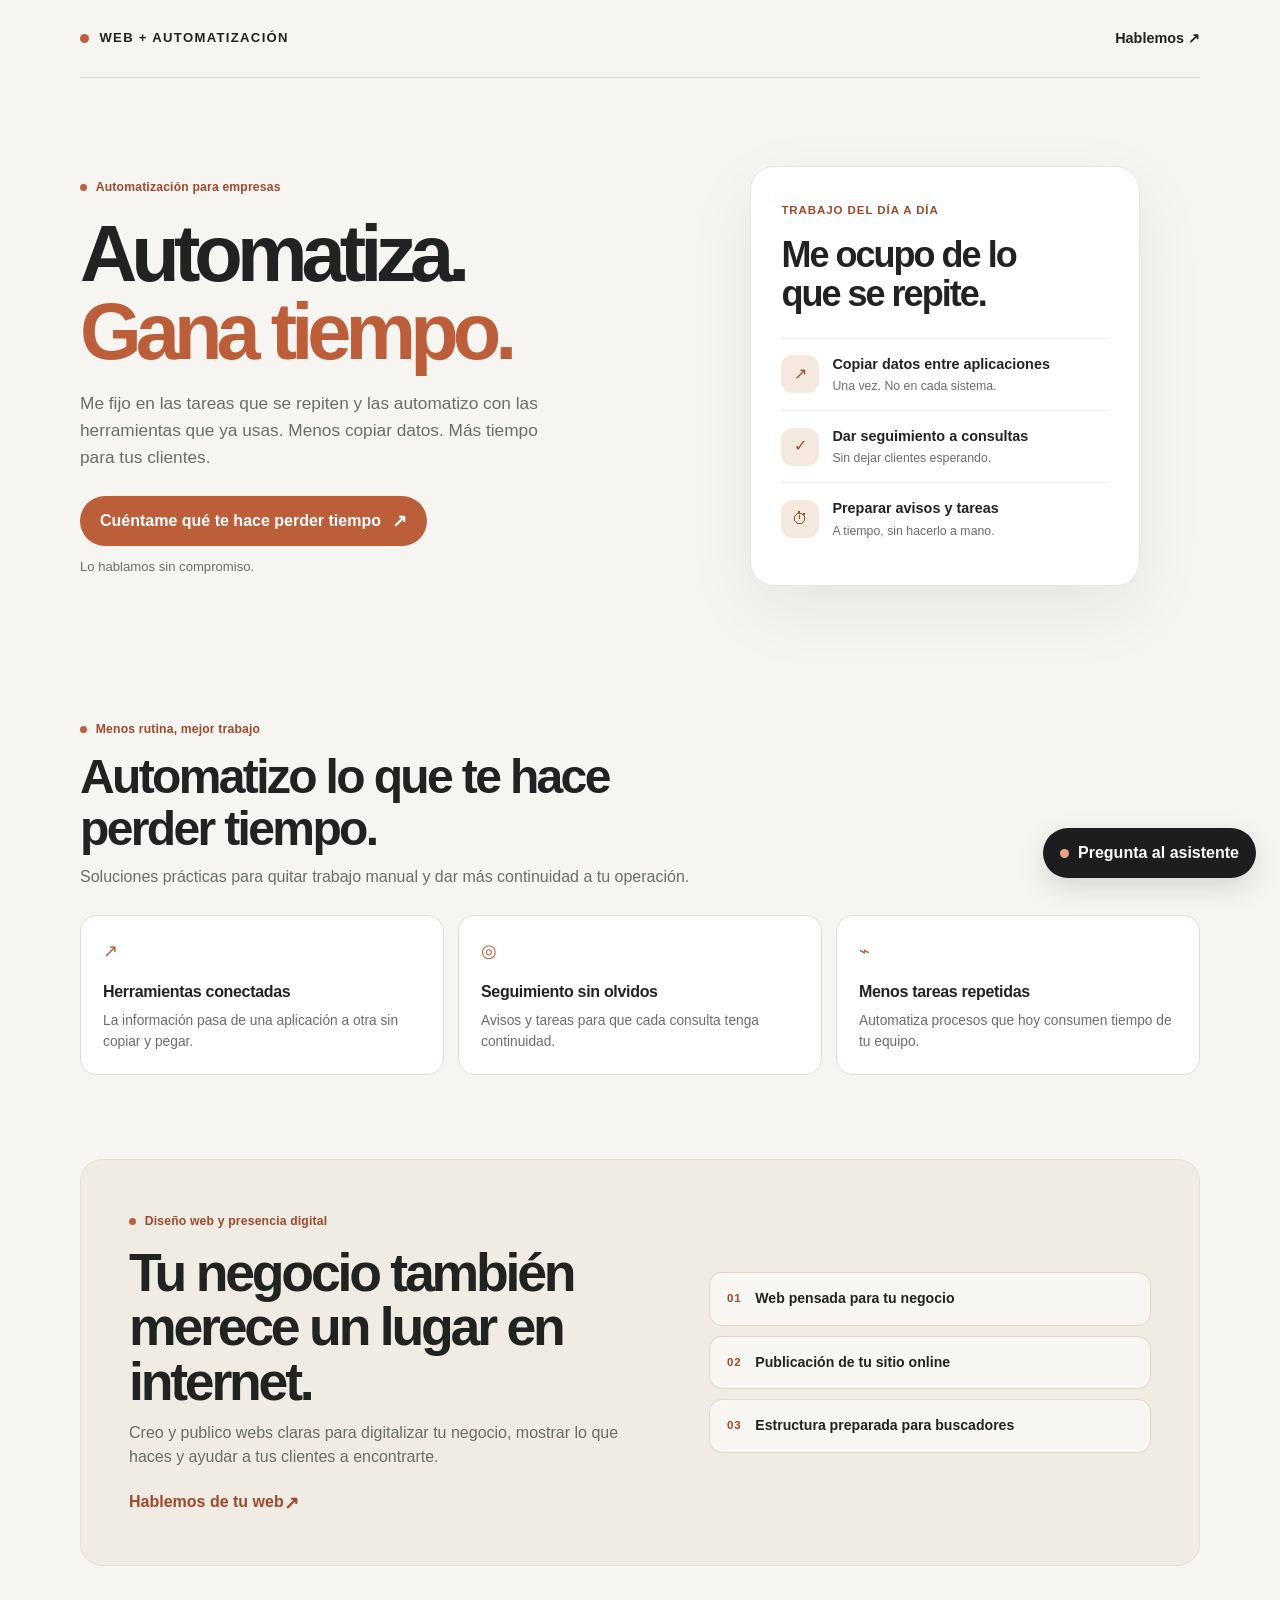
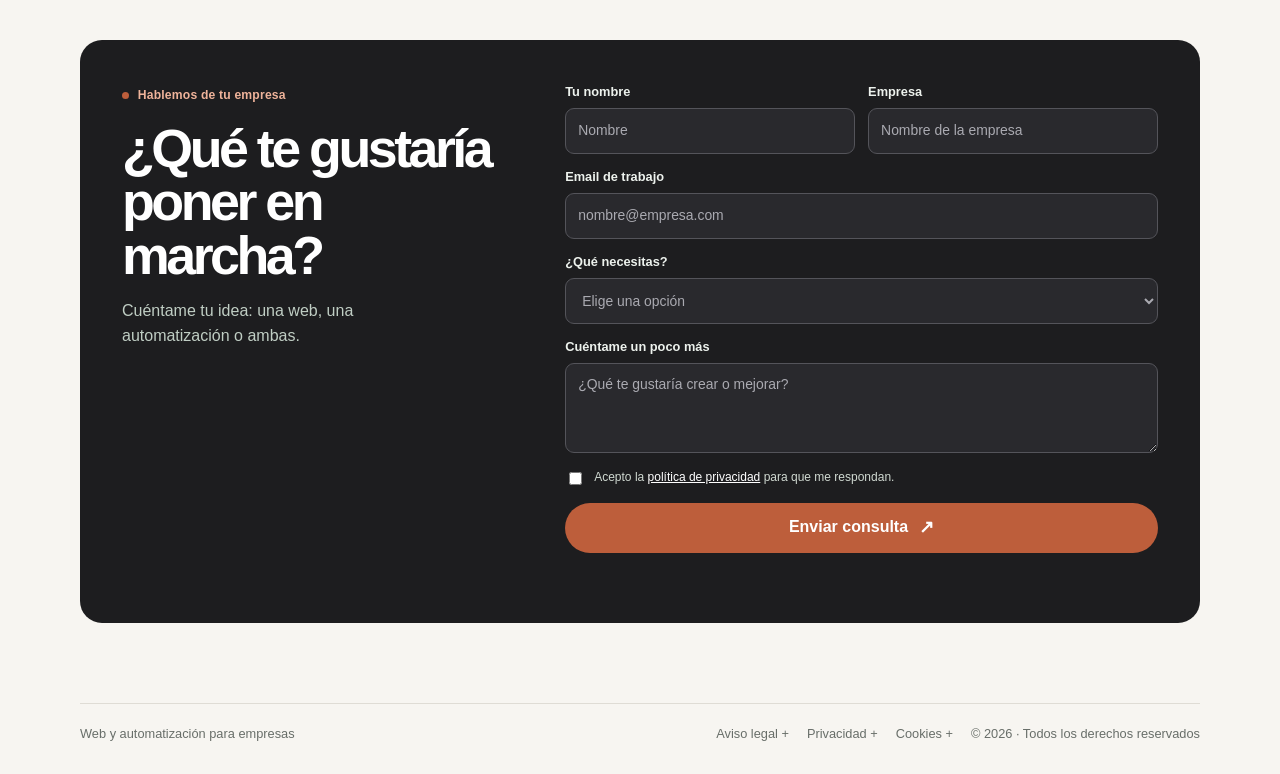
<file: contacto.html>
<!DOCTYPE html>
<html lang="es">
<head>
<meta charset="utf-8">
<meta name="viewport" content="width=device-width, initial-scale=1, viewport-fit=cover">
<meta http-equiv="Content-Security-Policy" content="default-src 'none'; style-src 'unsafe-inline'; script-src 'unsafe-inline'; img-src 'self' data:; connect-src 'self' https://vmi3162910.contaboserver.net; base-uri 'none'; form-action 'self'; object-src 'none'">
<meta name="referrer" content="no-referrer">
<meta name="robots" content="index, follow">
<meta name="description" content="Creo webs y automatizaciones para empresas: digitaliza tu negocio, mejora tu presencia online y recupera tiempo con procesos más ágiles.">
<meta property="og:type" content="website">
<meta property="og:title" content="Webs y automatización para empresas">
<meta property="og:description" content="Tu negocio, en internet y con menos tareas repetitivas. Diseño web y automatización para empresas.">
<meta property="og:locale" content="es_ES">
<meta name="twitter:card" content="summary">
<meta name="theme-color" content="#f7f5f1">
<meta name="color-scheme" content="light">
<meta name="twitter:title" content="Webs y automatización para empresas">
<meta name="twitter:description" content="Creo webs para tu negocio y automatizo tareas para que recuperes tiempo.">
<title>Webs y automatización para empresas | Más tiempo para crecer</title>
<style>
:root{--bg:#f7f5f1;--ink:#202321;--muted:#686e69;--line:#dfdcd5;--accent:#bd5e3b;--accent-dark:#9e482c;--deep:#202623;--card:#fff;--soft:#f4e8df;box-sizing:border-box;padding-top:env(safe-area-inset-top,0px);padding-bottom:env(safe-area-inset-bottom,0px)}
html{scroll-behavior:smooth;scroll-padding-top:2rem}
*,*::before,*::after{box-sizing:inherit}
body{margin:0;background:var(--bg);color:var(--ink);font:16px/1.55 -apple-system,BlinkMacSystemFont,"Segoe UI",sans-serif}
a{color:inherit}a:hover{color:var(--accent-dark)}
.wrap{width:min(1120px,calc(100% - 48px));margin:0 auto}
.topbar{height:78px;display:flex;align-items:center;justify-content:space-between;border-bottom:1px solid var(--line)}
.brand{display:flex;gap:.65rem;align-items:center;font-size:.82rem;font-weight:850;letter-spacing:.1em;text-decoration:none}
.brand-mark{display:inline-block;width:9px;height:9px;border-radius:50%;background:var(--accent)}
.top-link{font-weight:700;font-size:.9rem;text-decoration:none}
.hero{display:grid;grid-template-columns:1.05fr .95fr;gap:3rem;align-items:center;padding:88px 0 86px}
.eyebrow{display:inline-flex;align-items:center;gap:.55rem;color:var(--accent-dark);font-size:.76rem;font-weight:700;letter-spacing:.015em}
.eyebrow::before{content:"";width:7px;height:7px;border-radius:50%;background:var(--accent)}
h1{max-width:650px;margin:1rem 0;font-size:clamp(3.2rem,6.2vw,5.4rem);line-height:.98;letter-spacing:-.075em;font-weight:750}
h1 span{display:block;color:var(--accent)}
.hero-copy{max-width:460px;margin:1.25rem 0 1.6rem;color:var(--muted);font-size:1.08rem}
.button{display:inline-flex;align-items:center;justify-content:center;gap:.7rem;min-height:50px;padding:0 1.25rem;border:0;border-radius:99px;background:var(--accent);color:#fff;font:inherit;font-weight:650;text-decoration:none;cursor:pointer;transition:transform .18s,background .18s}
.button:hover{transform:translateY(-2px);background:var(--accent-dark);color:white}
.button-arrow{font-size:1.1rem}
.microcopy{margin:.7rem 0 0;color:var(--muted);font-size:.82rem}
.visual{position:relative;min-height:390px;display:grid;place-items:center;isolation:isolate}
.visual::before{content:"";position:absolute;z-index:-1;width:310px;height:310px;border-radius:50%;background:radial-gradient(circle,#f0ddcf 0,#f4ebe4 54%,#f7f5f1 73%);animation:breath 8s ease-in-out infinite alternate}
.work-card{position:relative;width:min(100%,390px);padding:30px;border:1px solid #e4e4e9;border-radius:24px;background:#fff;box-shadow:0 24px 70px #17172a12;animation:arrive .8s cubic-bezier(.2,.7,.2,1) both}
.work-label{color:var(--accent-dark);font-size:.72rem;font-weight:750;letter-spacing:.08em}
.work-card h2{max-width:290px;margin:14px 0 24px;font-size:clamp(1.7rem,3vw,2.25rem);line-height:1.08;letter-spacing:-.055em}
.work-item{display:flex;align-items:center;gap:13px;padding:14px 0;border-top:1px solid #ececf0}
.work-item-icon{display:grid;place-items:center;flex:0 0 38px;height:38px;border-radius:12px;background:var(--soft);color:var(--accent-dark);font-size:1rem}
.work-item strong{display:block;font-size:.9rem}
.work-item small{display:block;margin-top:2px;color:var(--muted);font-size:.77rem}
.section{padding:44px 0 76px}
.section-head{max-width:660px;margin-bottom:25px}
.section-head h2{margin:.65rem 0;font-size:clamp(2rem,4vw,3rem);line-height:1.08;letter-spacing:-.055em}
.section-head p{margin:0;color:var(--muted)}
.services{display:grid;grid-template-columns:repeat(3,1fr);gap:14px}
.service{min-height:150px;padding:21px 22px;border:1px solid var(--line);border-radius:16px;background:#fff;animation:arrive .65s ease both}
.service:nth-child(2){animation-delay:.1s}.service:nth-child(3){animation-delay:.2s}
.service-icon{color:var(--accent);font-size:1.15rem}
.service h3{margin:15px 0 5px;font-size:1rem;letter-spacing:-.02em}
.service p{margin:0;color:var(--muted);font-size:.86rem}
.web-section{padding:8px 0 30px}
.web-card{display:grid;grid-template-columns:1.1fr .9fr;gap:40px;align-items:center;padding:clamp(26px,5vw,48px);border:1px solid #e8dfd3;border-radius:22px;background:#f0ebe3}
.web-card h2{max-width:560px;margin:.75rem 0;font-size:clamp(2rem,4.4vw,3.35rem);line-height:1.02;letter-spacing:-.06em}
.web-card p{max-width:520px;margin:0;color:var(--muted)}
.web-link{display:inline-flex;margin-top:20px;color:var(--accent-dark);font-weight:750;text-decoration:none}
.web-link:hover{text-decoration:underline}
.web-points{display:grid;gap:10px}
.web-point{display:flex;align-items:center;gap:14px;padding:15px 17px;border:1px solid #dfd7cc;border-radius:13px;background:#f8f6f2}
.web-point span{color:var(--accent-dark);font-size:.72rem;font-weight:800;letter-spacing:.06em}
.web-point strong{font-size:.88rem}
@keyframes arrive{from{opacity:0;transform:translateY(14px)}to{opacity:1;transform:translateY(0)}}
@keyframes breath{from{transform:scale(.94);opacity:.72}to{transform:scale(1.04);opacity:1}}
.contact{padding:44px 0 80px}
.contact-card{display:grid;grid-template-columns:.8fr 1.2fr;gap:48px;padding:42px;border-radius:22px;background:#1d1d1f;color:white}
.contact-intro h2{margin:.9rem 0;font-size:clamp(2rem,4.2vw,3.5rem);line-height:1;letter-spacing:-.065em}
.contact-intro p{max-width:320px;color:#c0cec4}
.form-grid{display:grid;grid-template-columns:1fr 1fr;gap:13px}
.field{display:grid;gap:6px}
.field.wide{grid-column:1/-1}
.field label{color:#edf2ed;font-size:.8rem;font-weight:700}
.field input,.field select,.field textarea{width:100%;min-height:46px;padding:10px 12px;border:1px solid #54545a;border-radius:9px;background:#29292d;color:#fff;font:inherit;font-size:.87rem}
.field select:invalid{color:#aaaab1}
.field textarea{min-height:90px;resize:vertical}
.field input::placeholder,.field textarea::placeholder{color:#aaaab1}
.field input:focus,.field select:focus,.field textarea:focus{outline:2px solid #e29b7b;outline-offset:1px}
.consent{display:flex;gap:9px;align-items:flex-start;margin:15px 0;color:#d0d9d1;font-size:.75rem}
.consent input{margin-top:4px;accent-color:var(--accent)}
.consent a{color:white}
.submit{width:100%;background:var(--accent);color:#fff}
.submit:hover{background:var(--accent-dark);color:#fff}
#s{min-height:1.4em;margin:10px 0 0;color:#f0c2ae;font-size:.82rem}
#s.err{color:#ffc7a6}
.hp{position:absolute;left:-9999px;width:1px;height:1px;overflow:hidden}
:focus-visible{outline:3px solid #79934f;outline-offset:3px}
.footer{padding:20px 0 30px;border-top:1px solid var(--line);color:var(--muted);font-size:.8rem}
.footer-top{display:flex;justify-content:space-between;align-items:center;gap:20px}
.legal{display:flex;gap:18px}
.legal details{position:relative}
.legal summary{cursor:pointer;list-style:none}
.legal summary::-webkit-details-marker{display:none}
.legal summary::after{content:" +"}
.legal details[open] summary::after{content:" −"}
.legal details>div{position:absolute;z-index:3;right:0;bottom:calc(100% + 12px);width:min(420px,80vw);max-height:60vh;overflow:auto;padding:18px;border:1px solid var(--line);border-radius:12px;background:#fff;box-shadow:0 14px 40px #17231d20;color:var(--muted);font-size:.79rem}
.legal h3{margin:1rem 0 .25rem;color:var(--ink)}
.legal p{margin:.4rem 0}
.ph{color:#a06335}
.chat-toggle{position:fixed;right:24px;bottom:22px;z-index:9;display:flex;align-items:center;gap:9px;min-height:50px;padding:0 17px;border:0;border-radius:99px;background:#1d1d1f;color:#fff;font:inherit;font-weight:650;box-shadow:0 10px 28px #17172a22;cursor:pointer}
.chat-toggle:hover{background:var(--accent-dark)}
.chat-dot{width:9px;height:9px;border-radius:50%;background:#e8a385}
.chat-panel{position:fixed;right:24px;bottom:86px;z-index:10;display:none;flex-direction:column;width:min(370px,calc(100vw - 32px));height:min(520px,calc(100dvh - 120px));overflow:hidden;border:1px solid #dfe7df;border-radius:18px;background:#fff;box-shadow:0 22px 70px #13281d35}
.chat-panel.open{display:flex}
.chat-head{display:flex;justify-content:space-between;align-items:center;padding:16px;background:#1d1d1f;color:#fff}
.chat-head strong{display:block;font-size:.9rem}
.chat-head small{color:#c6d3c8;font-size:.73rem}
.chat-close{border:0;background:none;color:white;font-size:1.35rem;cursor:pointer}
.chat-messages{display:flex;flex:1;flex-direction:column;gap:10px;overflow:auto;padding:15px}
.chat-message{max-width:88%;padding:10px 12px;border-radius:13px;background:#f4e8df;color:var(--ink);font-size:.84rem;white-space:pre-wrap;overflow-wrap:anywhere}
.chat-message.user{align-self:flex-end;background:#f1d8ca}
.chat-message.error{background:#fff0e7;color:#874620}
.chat-form{display:flex;gap:8px;padding:12px;border-top:1px solid var(--line)}
.chat-form input{flex:1;min-width:0;padding:10px;border:1px solid var(--line);border-radius:9px;font:inherit;font-size:.84rem}
.chat-form button{width:42px;border:0;border-radius:9px;background:var(--accent);color:#fff;font-size:1.1rem;cursor:pointer}
.chat-form button:disabled{opacity:.5;cursor:wait}
.chat-note{margin:0;padding:0 13px 10px;color:var(--muted);font-size:.68rem}
@media(max-width:760px){.hero{grid-template-columns:1fr;gap:20px;padding:56px 0 42px}.visual{min-height:340px}.visual::before{width:280px;height:280px}.services{grid-template-columns:1fr}.service{min-height:0}.web-card{grid-template-columns:1fr;gap:24px}.web-section{padding:0 0 22px}.contact-card{grid-template-columns:1fr;gap:26px;padding:30px}.section{padding:38px 0 54px}.footer-top{align-items:flex-start;flex-direction:column}}
@media(max-width:520px){.wrap{width:min(100% - 32px,1120px)}.topbar{height:66px}.top-link{font-size:.82rem}.hero{padding:48px 0 28px}h1{font-size:clamp(2.8rem,13.4vw,4.1rem)}.hero-copy{font-size:1rem}.visual{min-height:310px}.work-card{padding:23px}.contact{padding:32px 0 52px}.contact-card{padding:24px 19px}.form-grid{grid-template-columns:1fr}.field.wide{grid-column:auto}.legal{flex-wrap:wrap;gap:12px 16px}.chat-toggle{right:16px;bottom:16px}.chat-panel{right:16px;bottom:76px}}
@media(prefers-reduced-motion:reduce){html{scroll-behavior:auto}*,*::before,*::after{animation:none!important;transition:none!important}}
</style>
</head>
<body>
<header class="wrap topbar">
<a class="brand" href="#" aria-label="Inicio"><span class="brand-mark" aria-hidden="true"></span> WEB + AUTOMATIZACIÓN</a>
<a class="top-link" href="#contacto">Hablemos <span aria-hidden="true">↗</span></a>
</header>

<main>
<section class="wrap hero">
<div>
<span class="eyebrow">Automatización para empresas</span>
<h1>Automatiza.<span>Gana tiempo.</span></h1>
<p class="hero-copy">Me fijo en las tareas que se repiten y las automatizo con las herramientas que ya usas. Menos copiar datos. Más tiempo para tus clientes.</p>
<a class="button" href="#contacto">Cuéntame qué te hace perder tiempo <span class="button-arrow" aria-hidden="true">↗</span></a>
<p class="microcopy">Lo hablamos sin compromiso.</p>
</div>
<div class="visual">
<div class="work-card">
<span class="work-label">TRABAJO DEL DÍA A DÍA</span>
<h2>Me ocupo de lo que se repite.</h2>
<div class="work-item"><span class="work-item-icon" aria-hidden="true">↗</span><span><strong>Copiar datos entre aplicaciones</strong><small>Una vez. No en cada sistema.</small></span></div>
<div class="work-item"><span class="work-item-icon" aria-hidden="true">✓</span><span><strong>Dar seguimiento a consultas</strong><small>Sin dejar clientes esperando.</small></span></div>
<div class="work-item"><span class="work-item-icon" aria-hidden="true">⏱</span><span><strong>Preparar avisos y tareas</strong><small>A tiempo, sin hacerlo a mano.</small></span></div>
</div>
</div>
</section>

<section class="wrap section" aria-labelledby="services-title">
<div class="section-head">
<span class="eyebrow">Menos rutina, mejor trabajo</span>
<h2 id="services-title">Automatizo lo que te hace perder tiempo.</h2>
<p>Soluciones prácticas para quitar trabajo manual y dar más continuidad a tu operación.</p>
</div>
<div class="services">
<article class="service"><span class="service-icon" aria-hidden="true">↗</span><h3>Herramientas conectadas</h3><p>La información pasa de una aplicación a otra sin copiar y pegar.</p></article>
<article class="service"><span class="service-icon" aria-hidden="true">◎</span><h3>Seguimiento sin olvidos</h3><p>Avisos y tareas para que cada consulta tenga continuidad.</p></article>
<article class="service"><span class="service-icon" aria-hidden="true">⌁</span><h3>Menos tareas repetidas</h3><p>Automatiza procesos que hoy consumen tiempo de tu equipo.</p></article>
</div>
</section>

<section class="wrap web-section" aria-labelledby="web-title">
<div class="web-card">
<div>
<span class="eyebrow">Diseño web y presencia digital</span>
<h2 id="web-title">Tu negocio también merece un lugar en internet.</h2>
<p>Creo y publico webs claras para digitalizar tu negocio, mostrar lo que haces y ayudar a tus clientes a encontrarte.</p>
<a class="web-link" href="#contacto">Hablemos de tu web <span class="button-arrow" aria-hidden="true">↗</span></a>
</div>
<div class="web-points" aria-label="Servicios web">
<div class="web-point"><span>01</span><strong>Web pensada para tu negocio</strong></div>
<div class="web-point"><span>02</span><strong>Publicación de tu sitio online</strong></div>
<div class="web-point"><span>03</span><strong>Estructura preparada para buscadores</strong></div>
</div>
</div>
</section>

<section class="contact" id="contacto">
<div class="wrap contact-card">
<div class="contact-intro">
<span class="eyebrow" style="color:#efb39a">Hablemos de tu empresa</span>
<h2>¿Qué te gustaría poner en marcha?</h2>
<p>Cuéntame tu idea: una web, una automatización o ambas.</p>
</div>
<form id="f" novalidate autocomplete="on">
<div class="form-grid">
<div class="field"><label for="n">Tu nombre</label><input id="n" type="text" maxlength="80" autocomplete="name" placeholder="Nombre" required></div>
<div class="field"><label for="b">Empresa</label><input id="b" type="text" maxlength="100" autocomplete="organization" placeholder="Nombre de la empresa"></div>
<div class="field wide"><label for="e">Email de trabajo</label><input id="e" type="email" maxlength="120" autocomplete="email" placeholder="nombre@empresa.com" required></div>
<div class="field wide"><label for="servicio">¿Qué necesitas?</label><select id="servicio" required><option value="" selected disabled>Elige una opción</option><option>Automatización de procesos</option><option>Diseño o mejora de una web</option><option>Una web y automatizaciones</option></select></div>
<div class="field wide"><label for="m">Cuéntame un poco más</label><textarea id="m" maxlength="2000" required placeholder="¿Qué te gustaría crear o mejorar?"></textarea></div>
</div>
<div class="hp" aria-hidden="true"><label for="w">No rellenar</label><input id="w" type="text" tabindex="-1" autocomplete="off"></div>
<p class="consent"><input id="c" type="checkbox" required> <label for="c">Acepto la <a href="#privacidad">política de privacidad</a> para que me respondan.</label></p>
<button class="button submit" type="submit">Enviar consulta <span class="button-arrow" aria-hidden="true">↗</span></button>
<p id="s" role="status" aria-live="polite"></p>
</form>
</div>
</section>
</main>

<footer class="wrap footer">
<div class="footer-top">
<span>Web y automatización para empresas</span>
<div class="legal">
<details id="aviso"><summary>Aviso legal</summary><div>
<p>Titular del sitio (Ley 34/2002, LSSI-CE):</p>
<p><span class="ph">[NOMBRE Y APELLIDOS / RAZÓN SOCIAL]</span><br>NIF/CIF: <span class="ph">[TU NIF]</span><br>Domicilio: <span class="ph">[DIRECCIÓN, MADRID, ESPAÑA]</span><br>Email: <span class="ph">[TU EMAIL]</span></p>
<p>Este sitio es solo un canal de contacto profesional. Contenidos y diseño son de su titular y no pueden copiarse sin permiso. La información es orientativa y no supone oferta vinculante. No se garantiza disponibilidad continua y el titular no responde de daños derivados del uso del sitio. Rige la ley española.</p>
</div></details>

<details id="privacidad"><summary>Privacidad</summary><div>
<h3>Responsable</h3><p><span class="ph">[NOMBRE Y APELLIDOS]</span>, NIF <span class="ph">[TU NIF]</span>, <span class="ph">[DIRECCIÓN]</span>, <span class="ph">[TU EMAIL]</span>.</p>
<h3>Qué datos y para qué</h3><p>Nombre, empresa, email, servicio de interés y mensaje, solo para atender tu consulta. Si usas el asistente, tu pregunta y un identificador de sesión se envían a n8n y al proveedor de IA configurado para responderte. No se usan para publicidad ni perfiles. No incluyas datos confidenciales.</p>
<h3>Base jurídica</h3><p>Tu consentimiento (art. 6.1.a RGPD). Puedes retirarlo cuando quieras.</p>
<h3>Conservación</h3><p>El tiempo necesario para resolver la consulta y después bloqueados durante los plazos legales de prescripción.</p>
<h3>Terceros</h3><p>El formulario y, si está activado, el asistente se procesan mediante <span class="ph">[TU PROVEEDOR DE HOSTING / n8n]</span> y <span class="ph">[PROVEEDOR DE IA, por ejemplo OpenAI]</span>. Completa aquí sus condiciones de tratamiento y conservación antes de publicar.</p>
<h3>Tus derechos</h3><p>Acceso, rectificación, supresión, oposición, limitación y portabilidad: escribe a <span class="ph">[TU EMAIL]</span>. Si no te atienden, puedes reclamar ante la AEPD (<a href="https://www.aepd.es" rel="noopener noreferrer nofollow">aepd.es</a>).</p>
<h3>Menores</h3><p>Sitio dirigido a profesionales y empresas. No se tratan datos de menores a propósito.</p>
</div></details>

<details id="cookies"><summary>Cookies</summary><div>
<p>Ninguna. Ni propias ni de terceros, ni analítica. Por eso no hay banner.</p>
</div></details>

<span>© <span id="y"></span> · Todos los derechos reservados</span>
</div>
</footer>

<button id="chatToggle" class="chat-toggle" type="button" aria-expanded="false" aria-controls="chatPanel"><span class="chat-dot" aria-hidden="true"></span> Pregunta al asistente</button>
<section id="chatPanel" class="chat-panel" aria-label="Asistente de automatización" aria-hidden="true">
<div class="chat-head"><div><strong>Asistente de automatización</strong><small>Una duda sobre tu negocio</small></div><button id="chatClose" class="chat-close" type="button" aria-label="Cerrar chat">×</button></div>
<div id="chatMessages" class="chat-messages" role="log" aria-live="polite"><div class="chat-message">Hola. ¿Qué tarea repetitiva le quita tiempo a tu equipo?</div></div>
<form id="chatForm" class="chat-form"><label class="hp" for="chatInput">Tu pregunta</label><input id="chatInput" type="text" maxlength="1000" placeholder="Escribe tu pregunta..." autocomplete="off" required><button type="submit" aria-label="Enviar pregunta">↑</button></form>
<p class="chat-note">Asistente informativo · No compartas datos confidenciales</p>
</section>

<script>
(function(){
  var TO="";
  var WEBHOOK="https://vmi3162910.contaboserver.net/webhook/formulario-contacto";
  var CHAT_WEBHOOK="https://vmi3162910.contaboserver.net/webhook/24a070d7-0a7e-4b69-b100-83de8d71bdbc";
  document.getElementById("y").textContent=new Date().getFullYear();
  document.querySelectorAll('a[href^="#"]').forEach(function(a){
    a.addEventListener("click",function(){
      var d=document.querySelector(a.getAttribute("href"));
      if(d&&d.tagName==="DETAILS")d.open=true;
    });
  });
  var f=document.getElementById("f"),s=document.getElementById("s"),last=0;
  function g(id){return document.getElementById(id).value}
  function say(t,e){s.textContent=t;s.className=e?"err":""}
  function cl(v){return String(v).replace(/[\u0000-\u001f\u007f<>]/g," ").trim()}
  f.addEventListener("submit",function(ev){
    ev.preventDefault();
    if(g("w"))return;
    if(Date.now()-last<5000)return say("Espera unos segundos.",1);
    var n=cl(g("n")),b=cl(g("b")),e=cl(g("e")),service=g("servicio"),m=cl(g("m"));
    if(!n||!m)return say("Falta nombre o mensaje.",1);
    if(!/^[^\s@]+@[^\s@]+\.[^\s@]{2,}$/.test(e))return say("Revisa el email.",1);
    if(!service)return say("Elige si necesitas una web, una automatización o ambas.",1);
    if(!document.getElementById("c").checked)return say("Tienes que aceptar la política de privacidad.",1);
    last=Date.now();
    var details=["Servicio solicitado: "+service,b?"Empresa: "+b:"",m].filter(Boolean).join("\n");
    if(WEBHOOK){
      say("Enviando...");
      fetch(WEBHOOK,{method:"POST",headers:{"Content-Type":"application/json"},body:JSON.stringify({nombre:n,negocio:b,email:e,servicio:service,mensaje:details,website:"",consentimiento:true,fecha:new Date().toISOString()})})
        .then(function(r){if(!r.ok)throw 0;f.reset();say("Mensaje enviado. Te respondo pronto.")})
        .catch(function(){say("No se pudo enviar. Inténtalo más tarde o contáctame por otro medio.",1)});
      return;
    }
    if(!TO)return say("El formulario aún no está conectado. Configura el correo de contacto para recibir solicitudes.",1);
    var body="Nombre: "+n+"\nEmpresa: "+(b||"-")+"\nEmail: "+e+"\n\n"+details;
    location.href="mailto:"+TO+"?subject="+encodeURIComponent("Diagnóstico de automatización: "+(b||n))+"&body="+encodeURIComponent(body);
    say("Se abrirá tu correo para enviar el mensaje.");
  });
  var toggle=document.getElementById("chatToggle"),panel=document.getElementById("chatPanel"),close=document.getElementById("chatClose");
  var chatForm=document.getElementById("chatForm"),chatInput=document.getElementById("chatInput"),messages=document.getElementById("chatMessages");
  var chatSession="web-"+(window.crypto&&crypto.randomUUID?crypto.randomUUID():Date.now()+"-"+Math.random().toString(36).slice(2));
  function setChatOpen(open){
    panel.classList.toggle("open",open);
    panel.setAttribute("aria-hidden",String(!open));
    toggle.setAttribute("aria-expanded",String(open));
    if(open)chatInput.focus();
  }
  function addMessage(text,kind){
    var item=document.createElement("div");
    item.className="chat-message"+(kind?" "+kind:"");
    item.textContent=text;
    messages.appendChild(item);
    messages.scrollTop=messages.scrollHeight;
    return item;
  }
  toggle.addEventListener("click",function(){setChatOpen(!panel.classList.contains("open"))});
  close.addEventListener("click",function(){setChatOpen(false)});
  chatForm.addEventListener("submit",function(ev){
    ev.preventDefault();
    var question=cl(chatInput.value);
    if(!question)return;
    addMessage(question,"user");
    chatInput.value="";
    if(!CHAT_WEBHOOK){
      addMessage("El asistente todavía no está conectado. Configura la URL del Webhook de n8n para activar las respuestas.", "error");
      return;
    }
    var send=chatForm.querySelector("button");
    send.disabled=true;
    var pending=addMessage("Estoy revisándolo...");
    var payload=new URLSearchParams({message:question,sessionId:chatSession});
    fetch(CHAT_WEBHOOK,{method:"POST",body:payload})
      .then(function(response){
        if(!response.ok)throw new Error("HTTP "+response.status);
        var type=response.headers.get("content-type")||"";
        return type.indexOf("application/json")!==-1?response.json():response.text();
      })
      .then(function(data){
        var answer=typeof data==="string"?data:(data&&(data.output||data.answer||data.response||data.text));
        if(typeof answer!=="string"||!answer.trim())throw new Error("La respuesta del webhook no contiene output, answer, response o text.");
        pending.textContent=answer.trim();
      })
      .catch(function(error){
        pending.classList.add("error");
        pending.textContent="No he podido conectar con el asistente. Inténtalo más tarde.";
        if(window.console)console.error("Error del asistente n8n:",error);
      })
      .then(function(){send.disabled=false;chatInput.focus()});
  });
})();
</script>
</body>
</html>
</file>
